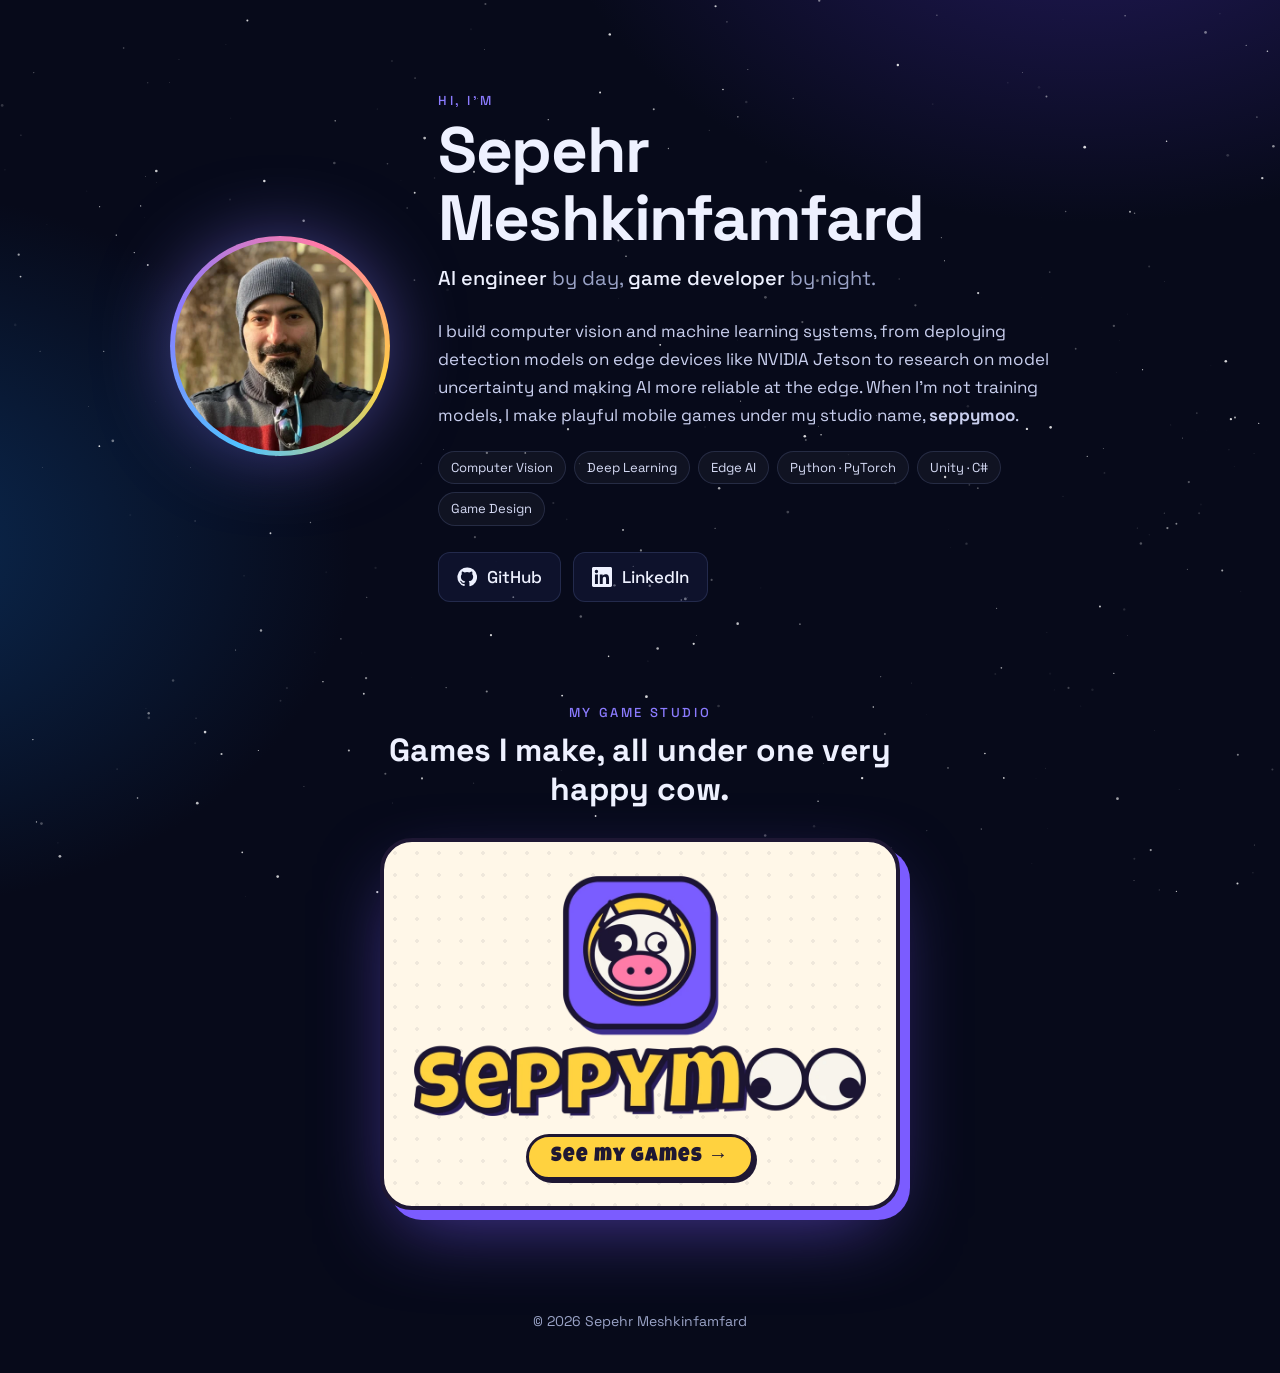
<file: index.html>
<!doctype html>
<html lang="en">
<head>
<meta charset="utf-8">
<meta name="viewport" content="width=device-width, initial-scale=1, viewport-fit=cover">
<title>Sepehr Meshkinfamfard — AI engineer &amp; game developer</title>
<meta name="description" content="Sepehr Meshkinfamfard: AI engineer working on computer vision and edge AI, and the game developer behind seppymoo and Cosmix.">
<meta name="theme-color" content="#070a1a">
<meta property="og:title" content="Sepehr Meshkinfamfard">
<meta property="og:description" content="AI engineer & game developer. Creator of seppymoo and Cosmix.">
<meta property="og:url" content="https://sep-ai.github.io/">
<link rel="icon" type="image/png" href="seppymoo/assets/favicon.png">
<link rel="preconnect" href="https://fonts.googleapis.com">
<link rel="preconnect" href="https://fonts.gstatic.com" crossorigin>
<link href="https://fonts.googleapis.com/css2?family=Space+Grotesk:wght@400;500;700&family=Luckiest+Guy&display=swap" rel="stylesheet">
<style>
:root {
  --bg: #070a1a;
  --ink: #eef1ff;
  --muted: #9aa3c7;
  --line: rgba(160, 180, 255, .15);
  --card: rgba(20, 26, 60, .55);
  --accent: #8b7bff;
  --yellow: #ffd23f;
  color-scheme: dark;
}
* { box-sizing: border-box; }
body {
  margin: 0; color: var(--ink); overflow-x: hidden;
  font: 400 17px/1.65 "Space Grotesk", system-ui, -apple-system, "Segoe UI", sans-serif;
  background: radial-gradient(900px 600px at 85% -10%, #231a5c 0%, transparent 60%),
              radial-gradient(800px 600px at -10% 40%, #0b2a52 0%, transparent 60%), var(--bg);
}
a { color: inherit; }
img { max-width: 100%; display: block; }
#stars { position: fixed; inset: 0; width: 100%; height: 100%; z-index: -1; }
.wrap { width: min(980px, 100%); margin-inline: auto; padding-inline: 20px; }

/* ABOUT */
.about { display: grid; grid-template-columns: auto 1fr; gap: 48px; align-items: center; padding-block: calc(90px + env(safe-area-inset-top, 0px)) 40px; }
.avatar {
  width: 220px; height: 220px; border-radius: 50%; position: relative; flex: none;
  display: grid; place-items: center; overflow: hidden;
  background: conic-gradient(from 200deg, #4fc3ff, var(--accent), #ff7aa8, var(--yellow), #4fc3ff);
  padding: 5px; box-shadow: 0 0 80px -10px rgba(139, 123, 255, .6);
}
.avatar > * { width: 100%; height: 100%; border-radius: 50%; object-fit: cover; }
.avatar .initials { display: grid; place-items: center; background: #0d1233; font: 700 64px/1 "Space Grotesk", sans-serif; letter-spacing: .04em; }
.hello { margin: 0 0 6px; color: var(--accent); font-weight: 500; letter-spacing: .2em; text-transform: uppercase; font-size: 13px; }
h1 { margin: 0; font-size: clamp(38px, 6vw, 64px); line-height: 1.05; letter-spacing: -.02em; }
.role { margin: 10px 0 0; font-size: 20px; color: var(--muted); }
.role b { color: var(--ink); font-weight: 500; }
.bio { margin: 22px 0 0; color: #c9cfee; max-width: 58ch; }
.chips { display: flex; flex-wrap: wrap; gap: 8px; margin: 22px 0 0; padding: 0; list-style: none; }
.chips li { font-size: 13px; padding: 5px 12px; border-radius: 999px; border: 1px solid var(--line); background: rgba(255, 255, 255, .04); color: #d6dbf5; }
.links { display: flex; flex-wrap: wrap; gap: 12px; margin-top: 26px; }
.link {
  display: inline-flex; align-items: center; gap: 10px; padding: 10px 18px; border-radius: 12px;
  border: 1px solid var(--line); background: var(--card); text-decoration: none; font-weight: 500;
  transition: border-color .2s, transform .2s;
}
.link:hover { border-color: rgba(255, 255, 255, .4); transform: translateY(-2px); }
.link svg { width: 20px; height: 20px; fill: currentColor; }

@media (max-width: 760px) {
  .about { grid-template-columns: 1fr; text-align: center; gap: 28px; padding-top: calc(50px + env(safe-area-inset-top, 0px)); }
  .avatar { width: 170px; height: 170px; margin-inline: auto; }
  .bio { margin-inline: auto; }
  .chips, .links { justify-content: center; }
}

/* STUDIO BUTTON */
.studio { padding-block: 60px 40px; text-align: center; }
.studio h2 { margin: 0; font-size: 13px; font-weight: 500; letter-spacing: .2em; text-transform: uppercase; color: var(--accent); }
.studio .lead { margin: 8px auto 30px; font-size: clamp(24px, 3.4vw, 32px); font-weight: 700; max-width: 26ch; line-height: 1.2; }
.moo {
  display: block; width: min(520px, 100%); margin: 0 auto; text-decoration: none; color: #1e1733;
  padding: 34px 30px 26px; border-radius: 32px; background: #fff7e8;
  border: 4px solid #1e1733; box-shadow: 10px 10px 0 #7b5cff, 0 30px 80px -20px rgba(123, 92, 255, .6);
  background-image: radial-gradient(rgba(30, 23, 51, .07) 2px, transparent 2px); background-size: 22px 22px;
  transition: transform .2s cubic-bezier(.2, 1.4, .4, 1), box-shadow .2s;
}
.moo:hover { transform: translate(-4px, -4px) rotate(-1.5deg); box-shadow: 14px 14px 0 #7b5cff, 0 40px 90px -20px rgba(123, 92, 255, .8); }
.moo:active { transform: translate(2px, 2px); box-shadow: 4px 4px 0 #7b5cff; }
.moo img { width: 100%; }
.moo .cta {
  display: inline-block; margin-top: 18px; padding: 10px 22px; border-radius: 999px; border: 3px solid #1e1733;
  background: #ffd23f; font: 400 20px/1 "Luckiest Guy", sans-serif; letter-spacing: .05em; box-shadow: 3px 3px 0 #1e1733;
}

footer { text-align: center; color: var(--muted); font-size: 14px; padding: 60px 20px calc(40px + env(safe-area-inset-bottom, 0px)); }
@media (prefers-reduced-motion: reduce) { * { transition: none !important; } }
</style>
</head>
<body>
<canvas id="stars" aria-hidden="true"></canvas>

<main class="wrap">
  <section class="about">
    <div class="avatar">
      <img src="assets/me.webp" alt="Sepehr Meshkinfamfard" width="480" height="480">
    </div>
    <div>
      <p class="hello">Hi, I'm</p>
      <h1>Sepehr Meshkinfamfard</h1>
      <p class="role"><b>AI engineer</b> by day, <b>game developer</b> by night.</p>
      <p class="bio">I build computer vision and machine learning systems, from deploying detection models on edge devices like NVIDIA Jetson to research on model uncertainty and making AI more reliable at the edge. When I'm not training models, I make playful mobile games under my studio name, <b>seppymoo</b>.</p>
      <ul class="chips">
        <li>Computer Vision</li><li>Deep Learning</li><li>Edge AI</li><li>Python · PyTorch</li><li>Unity · C#</li><li>Game Design</li>
      </ul>
      <div class="links">
        <a class="link" href="https://github.com/Sep-AI">
          <svg viewBox="0 0 24 24" aria-hidden="true"><path d="M12 .5a11.5 11.5 0 0 0-3.64 22.41c.58.1.79-.25.79-.56v-2c-3.2.7-3.88-1.37-3.88-1.37-.52-1.33-1.28-1.69-1.28-1.69-1.05-.72.08-.7.08-.7 1.16.08 1.77 1.19 1.77 1.19 1.03 1.77 2.7 1.26 3.36.96.1-.75.4-1.26.73-1.55-2.56-.29-5.25-1.28-5.25-5.7 0-1.26.45-2.29 1.19-3.1-.12-.29-.52-1.46.11-3.05 0 0 .97-.31 3.17 1.18a11 11 0 0 1 5.77 0c2.2-1.49 3.17-1.18 3.17-1.18.63 1.59.23 2.76.11 3.05.74.81 1.19 1.84 1.19 3.1 0 4.43-2.7 5.4-5.27 5.69.41.36.78 1.06.78 2.14v3.17c0 .31.21.67.8.56A11.5 11.5 0 0 0 12 .5z"/></svg>
          GitHub
        </a>
        <a class="link" href="https://www.linkedin.com/in/sepehr-meshkinfamfard-747918107/">
          <svg viewBox="0 0 24 24" aria-hidden="true"><path d="M20.45 20.45h-3.56v-5.57c0-1.33-.02-3.04-1.85-3.04-1.85 0-2.14 1.45-2.14 2.94v5.67H9.35V9h3.41v1.56h.05c.48-.9 1.64-1.85 3.37-1.85 3.6 0 4.27 2.37 4.27 5.46v6.28zM5.34 7.43a2.06 2.06 0 1 1 0-4.13 2.06 2.06 0 0 1 0 4.13zM7.12 20.45H3.56V9h3.56v11.45zM22.22 0H1.77C.79 0 0 .77 0 1.73v20.54C0 23.23.79 24 1.77 24h20.45c.98 0 1.78-.77 1.78-1.73V1.73C24 .77 23.2 0 22.22 0z"/></svg>
          LinkedIn
        </a>
      </div>
    </div>
  </section>

  <section class="studio">
    <h2>My game studio</h2>
    <p class="lead">Games I make, all under one very happy cow.</p>
    <a class="moo" href="seppymoo/" aria-label="Open seppymoo, my game studio">
      <img src="assets/seppymoo-logo.webp" alt="seppymoo">
      <span class="cta">See my games →</span>
    </a>
  </section>
</main>

<footer>© 2026 Sepehr Meshkinfamfard</footer>

<script>
(() => {
  const c = document.getElementById("stars"), x = c.getContext("2d");
  const still = matchMedia("(prefers-reduced-motion: reduce)").matches;
  let s = [], w, h;
  function size() {
    const d = Math.min(devicePixelRatio || 1, 2);
    w = innerWidth; h = innerHeight; c.width = w * d; c.height = h * d; x.setTransform(d, 0, 0, d, 0, 0);
    s = Array.from({ length: Math.round(w * h / 3200) }, () => ({ x: Math.random() * w, y: Math.random() * h, r: Math.random() * 1.2 + .2, t: Math.random() * 6, v: Math.random() * .02 + .004 }));
  }
  function draw() {
    x.clearRect(0, 0, w, h);
    for (const p of s) { p.t += p.v; x.globalAlpha = .45 + Math.sin(p.t) * .4; x.fillStyle = "#fff"; x.beginPath(); x.arc(p.x, p.y, p.r, 0, 7); x.fill(); }
    if (!still) requestAnimationFrame(draw);
  }
  addEventListener("resize", () => { size(); if (still) draw(); });
  size(); draw();
})();
</script>
</body>
</html>
</file>
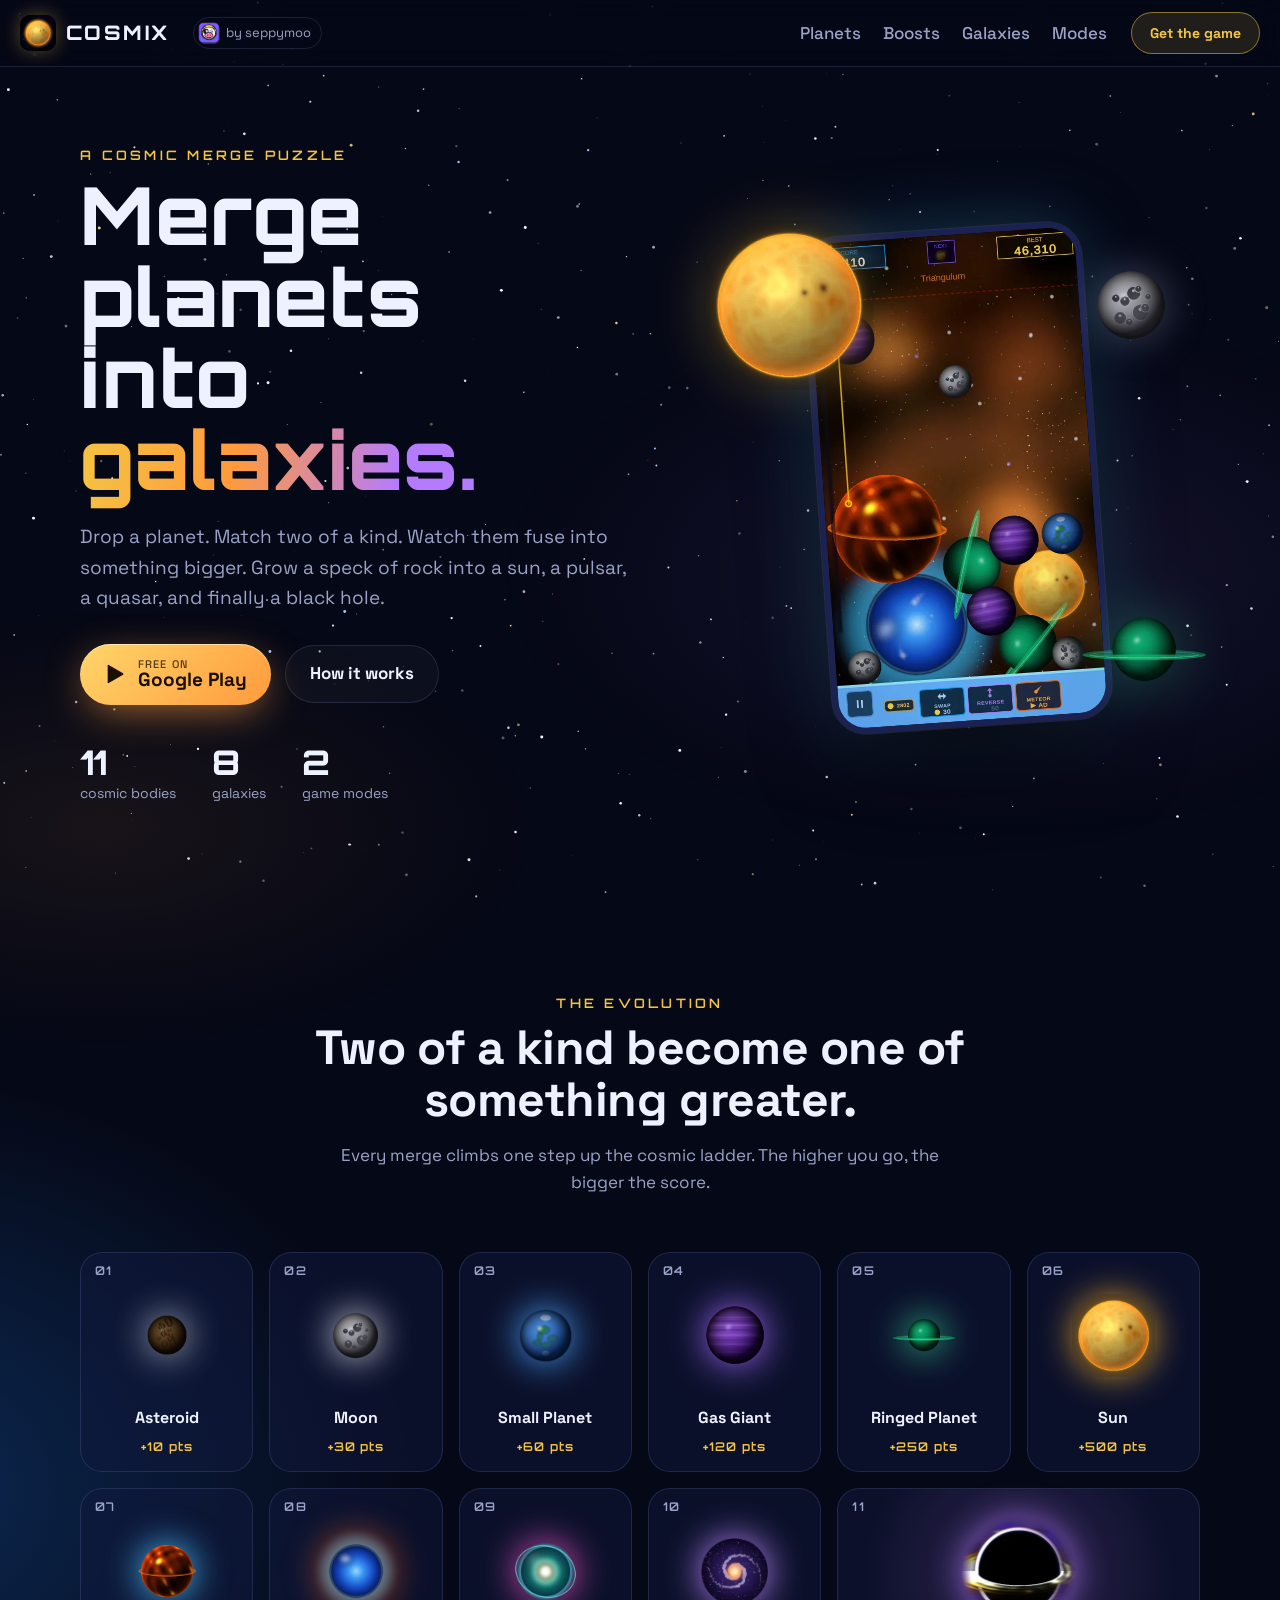
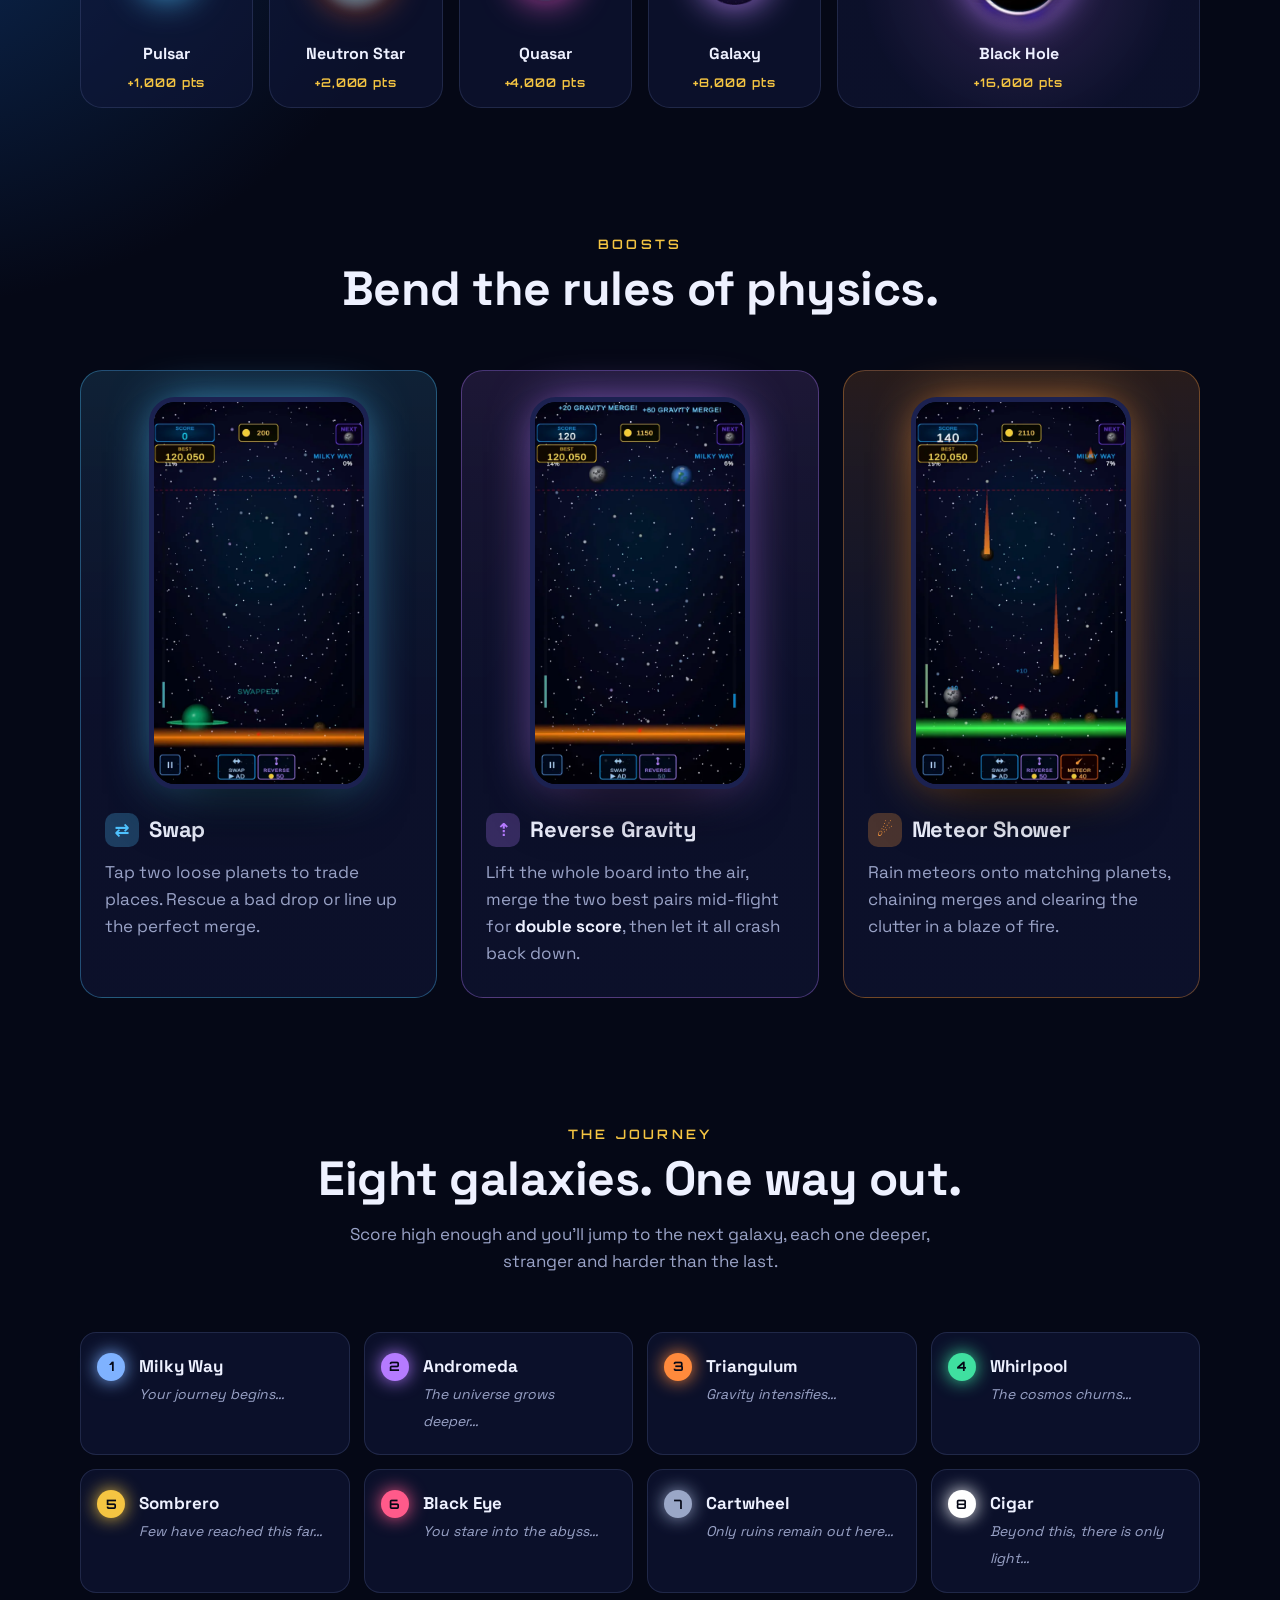
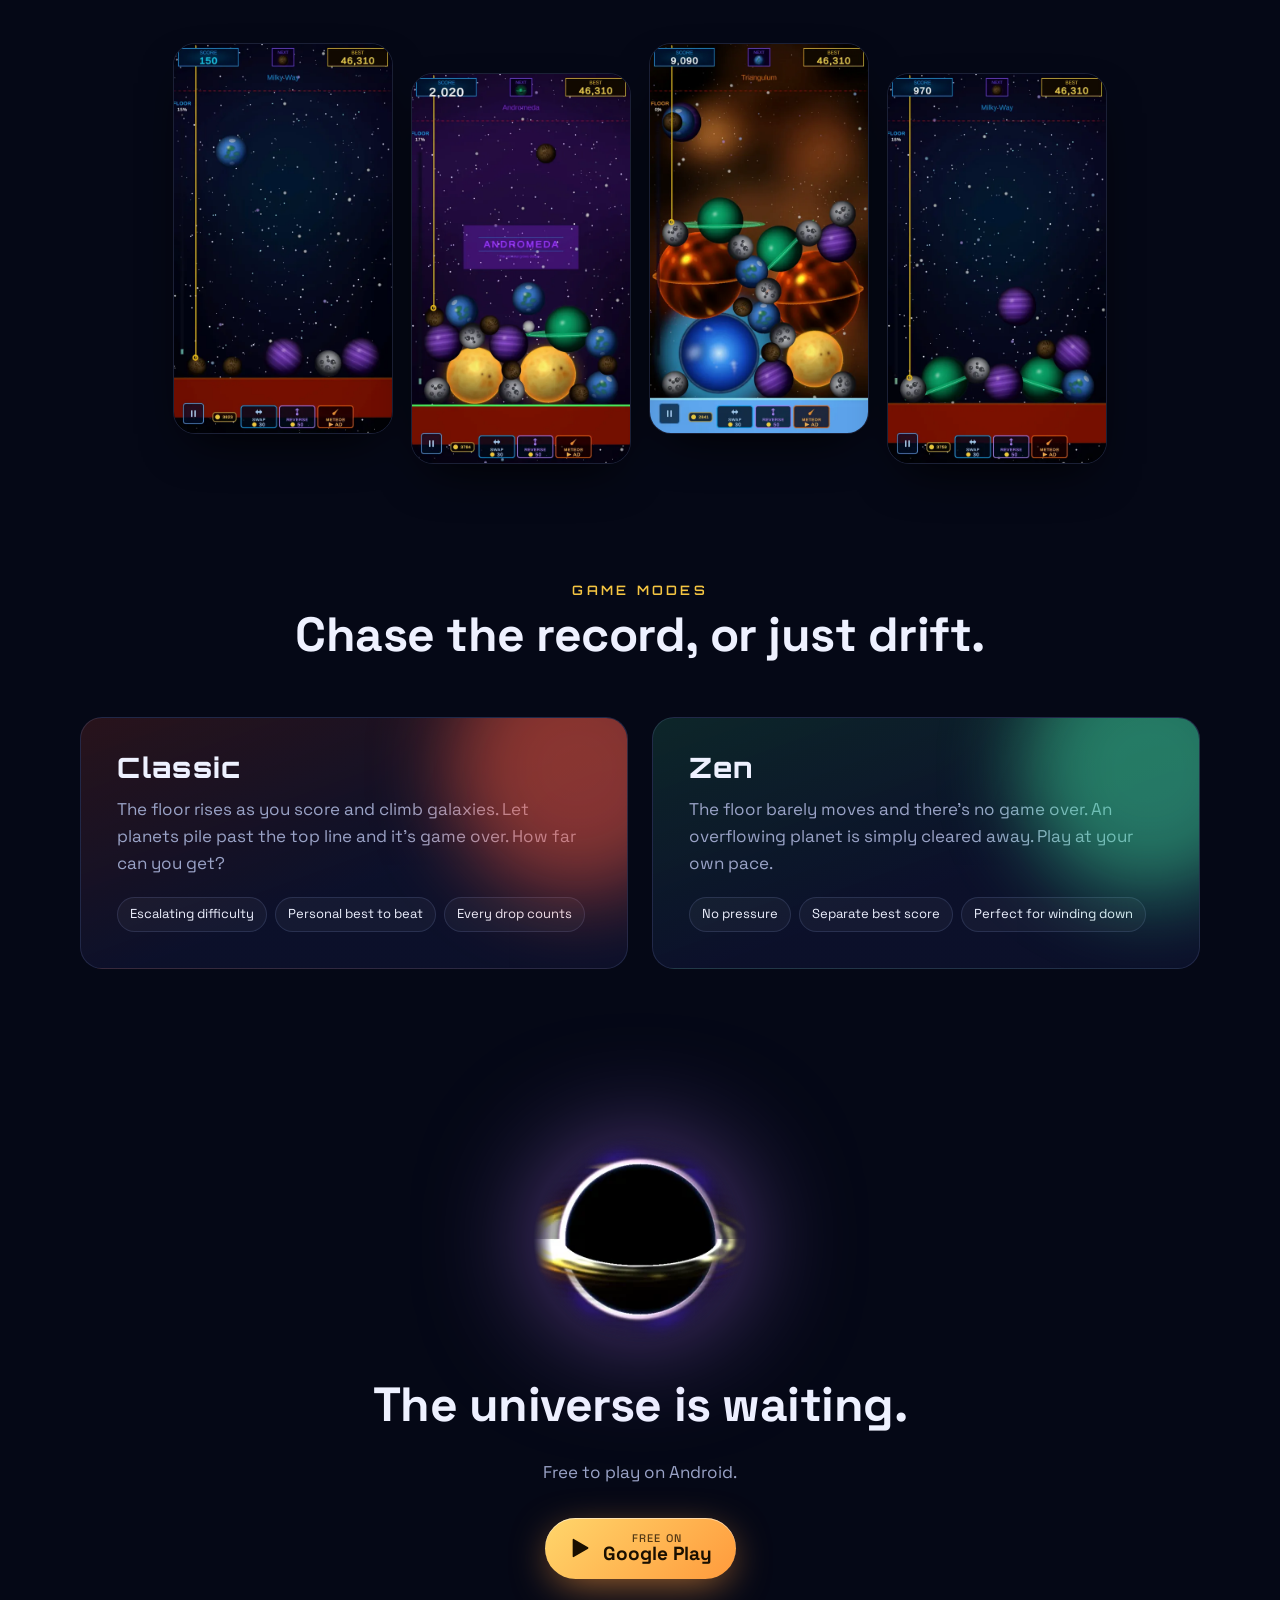
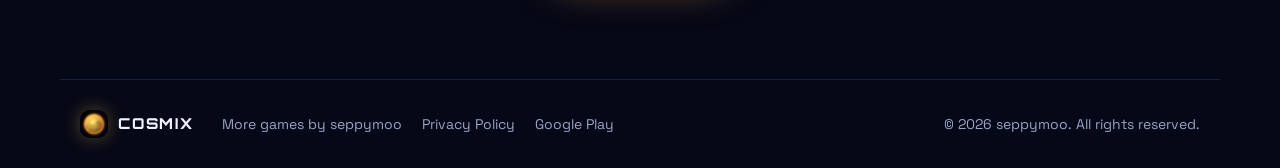
<file: cosmix/index.html>
<!doctype html>
<html lang="en">
<head>
<meta charset="utf-8">
<meta name="viewport" content="width=device-width, initial-scale=1, viewport-fit=cover">
<title>Cosmix: Planet Merge — merge planets into galaxies</title>
<meta name="description" content="Cosmix: Planet Merge is a cosmic merge puzzle. Drop planets, match them, and grow asteroids into stars, quasars and black holes across eight galaxies. Free on Google Play.">
<meta name="theme-color" content="#050816">
<meta property="og:type" content="website">
<meta property="og:title" content="Cosmix: Planet Merge">
<meta property="og:description" content="Drop, match and merge your way from a tiny asteroid to a black hole. Free on Google Play.">
<meta property="og:image" content="https://sep-ai.github.io/cosmix/assets/og.jpg">
<meta property="og:url" content="https://sep-ai.github.io/cosmix/">
<meta name="twitter:card" content="summary_large_image">
<link rel="icon" type="image/png" href="assets/favicon.png">
<link rel="apple-touch-icon" href="assets/apple-touch-icon.png">
<link rel="preconnect" href="https://fonts.googleapis.com">
<link rel="preconnect" href="https://fonts.gstatic.com" crossorigin>
<link href="https://fonts.googleapis.com/css2?family=Orbitron:wght@600;800&family=Space+Grotesk:wght@400;500;700&display=swap" rel="stylesheet">
<link rel="stylesheet" href="style.css">
</head>
<body>
<canvas id="stars" aria-hidden="true"></canvas>
<div class="nebula" aria-hidden="true"></div>

<header class="nav">
  <a class="brand" href="#top"><img src="assets/icon.png" alt="" width="36" height="36"><span>COSMIX</span></a>
  <a class="by" href="../seppymoo/"><img src="../seppymoo/assets/cow.webp" alt="" width="22" height="22">by seppymoo</a>
  <nav>
    <a href="#planets">Planets</a>
    <a href="#boosts">Boosts</a>
    <a href="#galaxies">Galaxies</a>
    <a href="#modes">Modes</a>
  </nav>
  <a class="btn btn-sm" href="https://play.google.com/store/apps/details?id=com.sepai.cosmix&amp;referrer=utm_source%3Dwebsite%26utm_medium%3Dreferral%26utm_campaign%3Dsite">Get the game</a>
</header>

<main id="top">
  <!-- HERO -->
  <section class="hero wrap">
    <div class="hero-copy">
      <p class="eyebrow">A cosmic merge puzzle</p>
      <h1>Merge planets<br>into <span class="grad">galaxies.</span></h1>
      <p class="lede">Drop a planet. Match two of a kind. Watch them fuse into something bigger. Grow a speck of rock into a sun, a pulsar, a quasar, and finally a black hole.</p>
      <div class="cta-row">
        <a class="btn play" href="https://play.google.com/store/apps/details?id=com.sepai.cosmix&amp;referrer=utm_source%3Dwebsite%26utm_medium%3Dreferral%26utm_campaign%3Dsite">
          <svg viewBox="0 0 24 24" width="22" height="22" aria-hidden="true"><path fill="currentColor" d="M4 2.8v18.4c0 .6.7 1 1.2.7l15.6-9.2c.5-.3.5-1.1 0-1.4L5.2 2.1C4.7 1.8 4 2.2 4 2.8z"/></svg>
          <span><small>Free on</small>Google Play</span>
        </a>
        <a class="btn ghost" href="#planets">How it works</a>
      </div>
      <ul class="stats">
        <li><b>11</b><span>cosmic bodies</span></li>
        <li><b>8</b><span>galaxies</span></li>
        <li><b>2</b><span>game modes</span></li>
      </ul>
    </div>
    <div class="hero-art">
      <div class="orbit o1"><img src="assets/planets/sun.webp" alt=""></div>
      <div class="orbit o2"><img src="assets/planets/ringed_planet.webp" alt=""></div>
      <div class="orbit o3"><img src="assets/planets/moon.webp" alt=""></div>
      <div class="phone tilt"><img src="assets/shots/gp5.webp" alt="Cosmix gameplay in the Triangulum galaxy" width="540" height="960"></div>
    </div>
  </section>

  <!-- PLANET LADDER -->
  <section id="planets" class="wrap section">
    <p class="eyebrow">The evolution</p>
    <h2>Two of a kind become one of something greater.</h2>
    <p class="sub">Every merge climbs one step up the cosmic ladder. The higher you go, the bigger the score.</p>
    <ol class="ladder" id="ladder"></ol>
  </section>

  <!-- BOOSTS -->
  <section id="boosts" class="wrap section">
    <p class="eyebrow">Boosts</p>
    <h2>Bend the rules of physics.</h2>
    <div class="boosts">
      <article class="boost" style="--c:#4fc3ff">
        <div class="phone small"><img src="assets/shots/swap.webp" alt="Swap boost" loading="lazy" width="540" height="960"></div>
        <h3><span class="ico">⇄</span> Swap</h3>
        <p>Tap two loose planets to trade places. Rescue a bad drop or line up the perfect merge.</p>
      </article>
      <article class="boost" style="--c:#b57bff">
        <div class="phone small"><img src="assets/shots/reverse.webp" alt="Reverse Gravity boost" loading="lazy" width="540" height="960"></div>
        <h3><span class="ico">⇡</span> Reverse Gravity</h3>
        <p>Lift the whole board into the air, merge the two best pairs mid-flight for <b>double score</b>, then let it all crash back down.</p>
      </article>
      <article class="boost" style="--c:#ff9a3c">
        <div class="phone small"><img src="assets/shots/meteor.webp" alt="Meteor Shower boost" loading="lazy" width="540" height="960"></div>
        <h3><span class="ico">☄</span> Meteor Shower</h3>
        <p>Rain meteors onto matching planets, chaining merges and clearing the clutter in a blaze of fire.</p>
      </article>
    </div>
  </section>

  <!-- GALAXIES -->
  <section id="galaxies" class="wrap section">
    <p class="eyebrow">The journey</p>
    <h2>Eight galaxies. One way out.</h2>
    <p class="sub">Score high enough and you'll jump to the next galaxy, each one deeper, stranger and harder than the last.</p>
    <ol class="journey">
      <li style="--g:#7fb2ff"><b>Milky Way</b><span>Your journey begins…</span></li>
      <li style="--g:#b57bff"><b>Andromeda</b><span>The universe grows deeper…</span></li>
      <li style="--g:#ff8a3c"><b>Triangulum</b><span>Gravity intensifies…</span></li>
      <li style="--g:#3fe0a0"><b>Whirlpool</b><span>The cosmos churns…</span></li>
      <li style="--g:#f5c542"><b>Sombrero</b><span>Few have reached this far…</span></li>
      <li style="--g:#ff5a8a"><b>Black Eye</b><span>You stare into the abyss…</span></li>
      <li style="--g:#9aa7c7"><b>Cartwheel</b><span>Only ruins remain out here…</span></li>
      <li style="--g:#ffffff"><b>Cigar</b><span>Beyond this, there is only light…</span></li>
    </ol>
    <div class="gallery" aria-label="Screenshots">
      <img src="assets/shots/gp1.webp" alt="Milky Way" loading="lazy">
      <img src="assets/shots/gp3.webp" alt="Andromeda" loading="lazy">
      <img src="assets/shots/gp6.webp" alt="Triangulum" loading="lazy">
      <img src="assets/shots/gp2.webp" alt="Milky Way" loading="lazy">
    </div>
  </section>

  <!-- MODES -->
  <section id="modes" class="wrap section">
    <p class="eyebrow">Game modes</p>
    <h2>Chase the record, or just drift.</h2>
    <div class="modes">
      <article class="mode classic">
        <h3>Classic</h3>
        <p>The floor rises as you score and climb galaxies. Let planets pile past the top line and it's game over. How far can you get?</p>
        <ul><li>Escalating difficulty</li><li>Personal best to beat</li><li>Every drop counts</li></ul>
      </article>
      <article class="mode zen">
        <h3>Zen</h3>
        <p>The floor barely moves and there's no game over. An overflowing planet is simply cleared away. Play at your own pace.</p>
        <ul><li>No pressure</li><li>Separate best score</li><li>Perfect for winding down</li></ul>
      </article>
    </div>
  </section>

  <!-- FINAL CTA -->
  <section class="wrap final">
    <img class="final-hole" src="assets/planets/black_hole.webp" alt="" loading="lazy">
    <h2>The universe is waiting.</h2>
    <p class="sub">Free to play on Android.</p>
    <a class="btn play" href="https://play.google.com/store/apps/details?id=com.sepai.cosmix&amp;referrer=utm_source%3Dwebsite%26utm_medium%3Dreferral%26utm_campaign%3Dsite">
      <svg viewBox="0 0 24 24" width="22" height="22" aria-hidden="true"><path fill="currentColor" d="M4 2.8v18.4c0 .6.7 1 1.2.7l15.6-9.2c.5-.3.5-1.1 0-1.4L5.2 2.1C4.7 1.8 4 2.2 4 2.8z"/></svg>
      <span><small>Free on</small>Google Play</span>
    </a>
  </section>
</main>

<footer class="wrap footer">
  <div class="brand"><img src="assets/icon.png" alt="" width="28" height="28"><span>COSMIX</span></div>
  <nav><a href="../seppymoo/">More games by seppymoo</a><a href="privacy.html">Privacy Policy</a><a href="https://play.google.com/store/apps/details?id=com.sepai.cosmix&amp;referrer=utm_source%3Dwebsite%26utm_medium%3Dreferral%26utm_campaign%3Dsite">Google Play</a></nav>
  <p>© 2026 <a href="../seppymoo/">seppymoo</a>. All rights reserved.</p>
</footer>

<script src="main.js"></script>
</body>
</html>
</file>
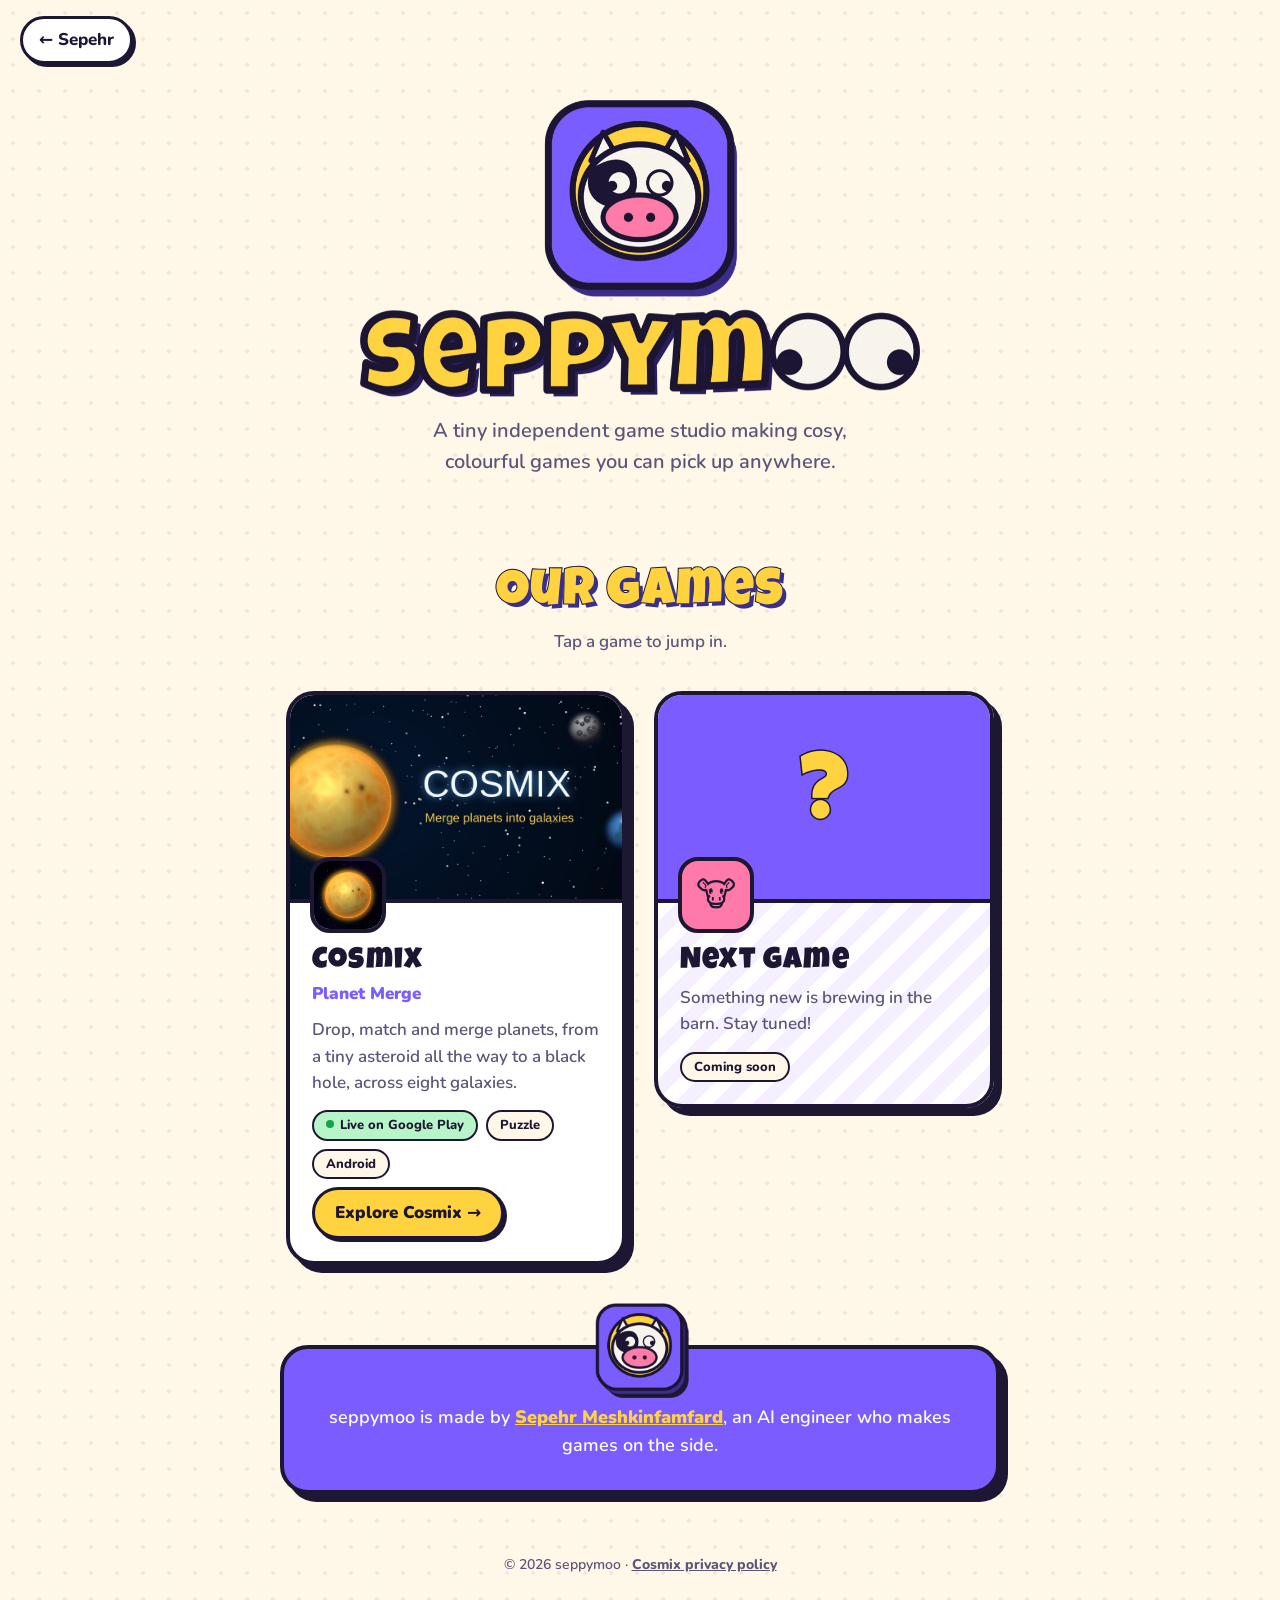
<file: seppymoo/index.html>
<!doctype html>
<html lang="en">
<head>
<meta charset="utf-8">
<meta name="viewport" content="width=device-width, initial-scale=1, viewport-fit=cover">
<title>seppymoo — tiny game studio</title>
<meta name="description" content="seppymoo is a tiny independent game studio making cosy, colourful mobile games. Home of Cosmix.">
<meta name="theme-color" content="#7b5cff">
<meta property="og:title" content="seppymoo — tiny game studio">
<meta property="og:description" content="Cosy, colourful mobile games. Home of Cosmix.">
<meta property="og:image" content="https://sep-ai.github.io/seppymoo/assets/logo.webp">
<link rel="icon" type="image/png" href="assets/favicon.png">
<link rel="preconnect" href="https://fonts.googleapis.com">
<link rel="preconnect" href="https://fonts.gstatic.com" crossorigin>
<link href="https://fonts.googleapis.com/css2?family=Luckiest+Guy&family=Nunito:wght@600;800;900&display=swap" rel="stylesheet">
<style>
:root {
  --cream: #fff7e8;
  --ink: #1e1733;
  --purple: #7b5cff;
  --purple-d: #3b2f8c;
  --yellow: #ffd23f;
  --pink: #ff7aa8;
  --muted: #5d5578;
}
* { box-sizing: border-box; }
body {
  margin: 0; background: var(--cream); color: var(--ink);
  font: 600 17px/1.55 "Nunito", system-ui, sans-serif;
  background-image: radial-gradient(rgba(30, 23, 51, .07) 2px, transparent 2px);
  background-size: 26px 26px;
  overflow-x: hidden;
}
a { color: inherit; }
img { max-width: 100%; display: block; }
.wrap { width: min(1080px, 100%); margin-inline: auto; padding-inline: 20px; }

.top { display: flex; align-items: center; justify-content: space-between; padding: calc(16px + env(safe-area-inset-top, 0px)) 20px 16px; }
.back {
  display: inline-flex; align-items: center; gap: 8px; text-decoration: none; font-weight: 800;
  padding: 8px 16px; border: 3px solid var(--ink); border-radius: 999px; background: #fff;
  box-shadow: 3px 3px 0 var(--ink); transition: transform .15s, box-shadow .15s;
}
.back:hover { transform: translate(-2px, -2px); box-shadow: 5px 5px 0 var(--ink); }

.hero { text-align: center; padding-block: 20px 30px; }
.hero .logo { width: min(560px, 92%); margin: 0 auto; animation: pop .8s cubic-bezier(.2, 1.6, .4, 1) both; }
@keyframes pop { from { transform: scale(.6) rotate(-6deg); opacity: 0; } }
.hero p { max-width: 36ch; margin: 18px auto 0; font-size: 20px; color: var(--muted); }

h2 {
  font: 400 clamp(34px, 6vw, 52px)/1 "Luckiest Guy", "Nunito", sans-serif; letter-spacing: .02em;
  color: var(--yellow); -webkit-text-stroke: 2px var(--ink); paint-order: stroke fill;
  text-shadow: 4px 4px 0 var(--purple-d); text-align: center; margin: 60px 0 10px;
}
.hint { text-align: center; color: var(--muted); margin: 0 0 36px; }

.games { list-style: none; padding: 0; margin: 0; display: grid; grid-template-columns: repeat(auto-fit, minmax(280px, 340px)); justify-content: center; gap: 28px; }
.game {
  position: relative; display: flex; flex-direction: column; text-decoration: none;
  border: 4px solid var(--ink); border-radius: 28px; overflow: hidden; background: #fff;
  box-shadow: 8px 8px 0 var(--ink); transition: transform .18s, box-shadow .18s;
}
a.game:hover { transform: translate(-4px, -4px) rotate(-1deg); box-shadow: 12px 12px 0 var(--ink); }
.game .cover { position: relative; aspect-ratio: 16 / 10; background: #050816 url(../cosmix/assets/og.jpg) center / cover; border-bottom: 4px solid var(--ink); }
.game .icon { position: absolute; left: 20px; bottom: -34px; width: 76px; height: 76px; border-radius: 20px; border: 4px solid var(--ink); background: #000; overflow: hidden; }
.game .body { padding: 44px 22px 22px; display: flex; flex-direction: column; gap: 8px; flex: 1; }
.game h3 { margin: 0; font: 400 30px/1 "Luckiest Guy", sans-serif; letter-spacing: .04em; }
.game .sub-title { margin: -4px 0 2px; font-weight: 900; color: var(--purple); }
.game p { margin: 0; color: var(--muted); }
.tags { display: flex; flex-wrap: wrap; gap: 8px; margin-top: 6px; }
.tag { font-size: 13px; font-weight: 800; padding: 3px 12px; border-radius: 999px; border: 2px solid var(--ink); background: var(--cream); }
.tag.live { background: #b7f5c8; }
.tag.live::before { content: ""; display: inline-block; width: 8px; height: 8px; border-radius: 50%; background: #11a44a; margin-right: 6px; animation: blink 1.6s infinite; vertical-align: 1px; }
@keyframes blink { 50% { opacity: .3; } }
.go {
  margin-top: auto; align-self: flex-start; padding: 10px 20px; border-radius: 999px; border: 3px solid var(--ink);
  background: var(--yellow); font-weight: 900; box-shadow: 3px 3px 0 var(--ink);
}
.soon { background: repeating-linear-gradient(-45deg, #fff, #fff 14px, #f6efff 14px, #f6efff 28px); }
.soon .cover { background: var(--purple); display: grid; place-items: center; }
.soon .cover span { font: 400 90px/1 "Luckiest Guy", sans-serif; color: var(--yellow); -webkit-text-stroke: 3px var(--ink); paint-order: stroke fill; animation: wobble 2.4s ease-in-out infinite; }
@keyframes wobble { 50% { transform: rotate(10deg) scale(1.1); } }
.soon .icon { background: var(--pink); display: grid; place-items: center; font-size: 34px; }

.about { margin: 80px auto 0; max-width: 720px; text-align: center; padding: 30px; border: 4px solid var(--ink); border-radius: 28px; background: var(--purple); color: #fff; box-shadow: 8px 8px 0 var(--ink); }
.about img { width: 90px; margin: -76px auto 10px; filter: drop-shadow(4px 4px 0 var(--ink)); }
.about p { margin: 0; font-size: 18px; }
.about a { color: var(--yellow); font-weight: 900; }

footer { text-align: center; color: var(--muted); font-size: 14px; padding: 60px 20px calc(40px + env(safe-area-inset-bottom, 0px)); }
footer a { font-weight: 800; }

@media (max-width: 420px) { .games { grid-template-columns: 1fr; } }
@media (prefers-reduced-motion: reduce) { * { animation: none !important; transition: none !important; } }
</style>
</head>
<body>
<header class="top">
  <a class="back" href="../">← Sepehr</a>
</header>

<main class="wrap">
  <section class="hero">
    <img class="logo" src="assets/logo.webp" alt="seppymoo">
    <p>A tiny independent game studio making cosy, colourful games you can pick up anywhere.</p>
  </section>

  <h2>Our games</h2>
  <p class="hint">Tap a game to jump in.</p>

  <ul class="games">
    <li>
      <a class="game" href="../cosmix/">
        <div class="cover"><img class="icon" src="../cosmix/assets/icon.png" alt="" width="76" height="76"></div>
        <div class="body">
          <h3>Cosmix</h3>
          <p class="sub-title">Planet Merge</p>
          <p>Drop, match and merge planets, from a tiny asteroid all the way to a black hole, across eight galaxies.</p>
          <div class="tags"><span class="tag live">Live on Google Play</span><span class="tag">Puzzle</span><span class="tag">Android</span></div>
          <span class="go">Explore Cosmix →</span>
        </div>
      </a>
    </li>
    <li>
      <div class="game soon" aria-label="Next game, coming soon">
        <div class="cover"><span>?</span><div class="icon">🐮</div></div>
        <div class="body">
          <h3>Next game</h3>
          <p>Something new is brewing in the barn. Stay tuned!</p>
          <div class="tags"><span class="tag">Coming soon</span></div>
        </div>
      </div>
    </li>
  </ul>

  <section class="about">
    <img src="assets/cow.webp" alt="">
    <p>seppymoo is made by <a href="../">Sepehr Meshkinfamfard</a>, an AI engineer who makes games on the side.</p>
  </section>
</main>

<footer>© 2026 seppymoo · <a href="../cosmix/privacy.html">Cosmix privacy policy</a></footer>
</body>
</html>
</file>
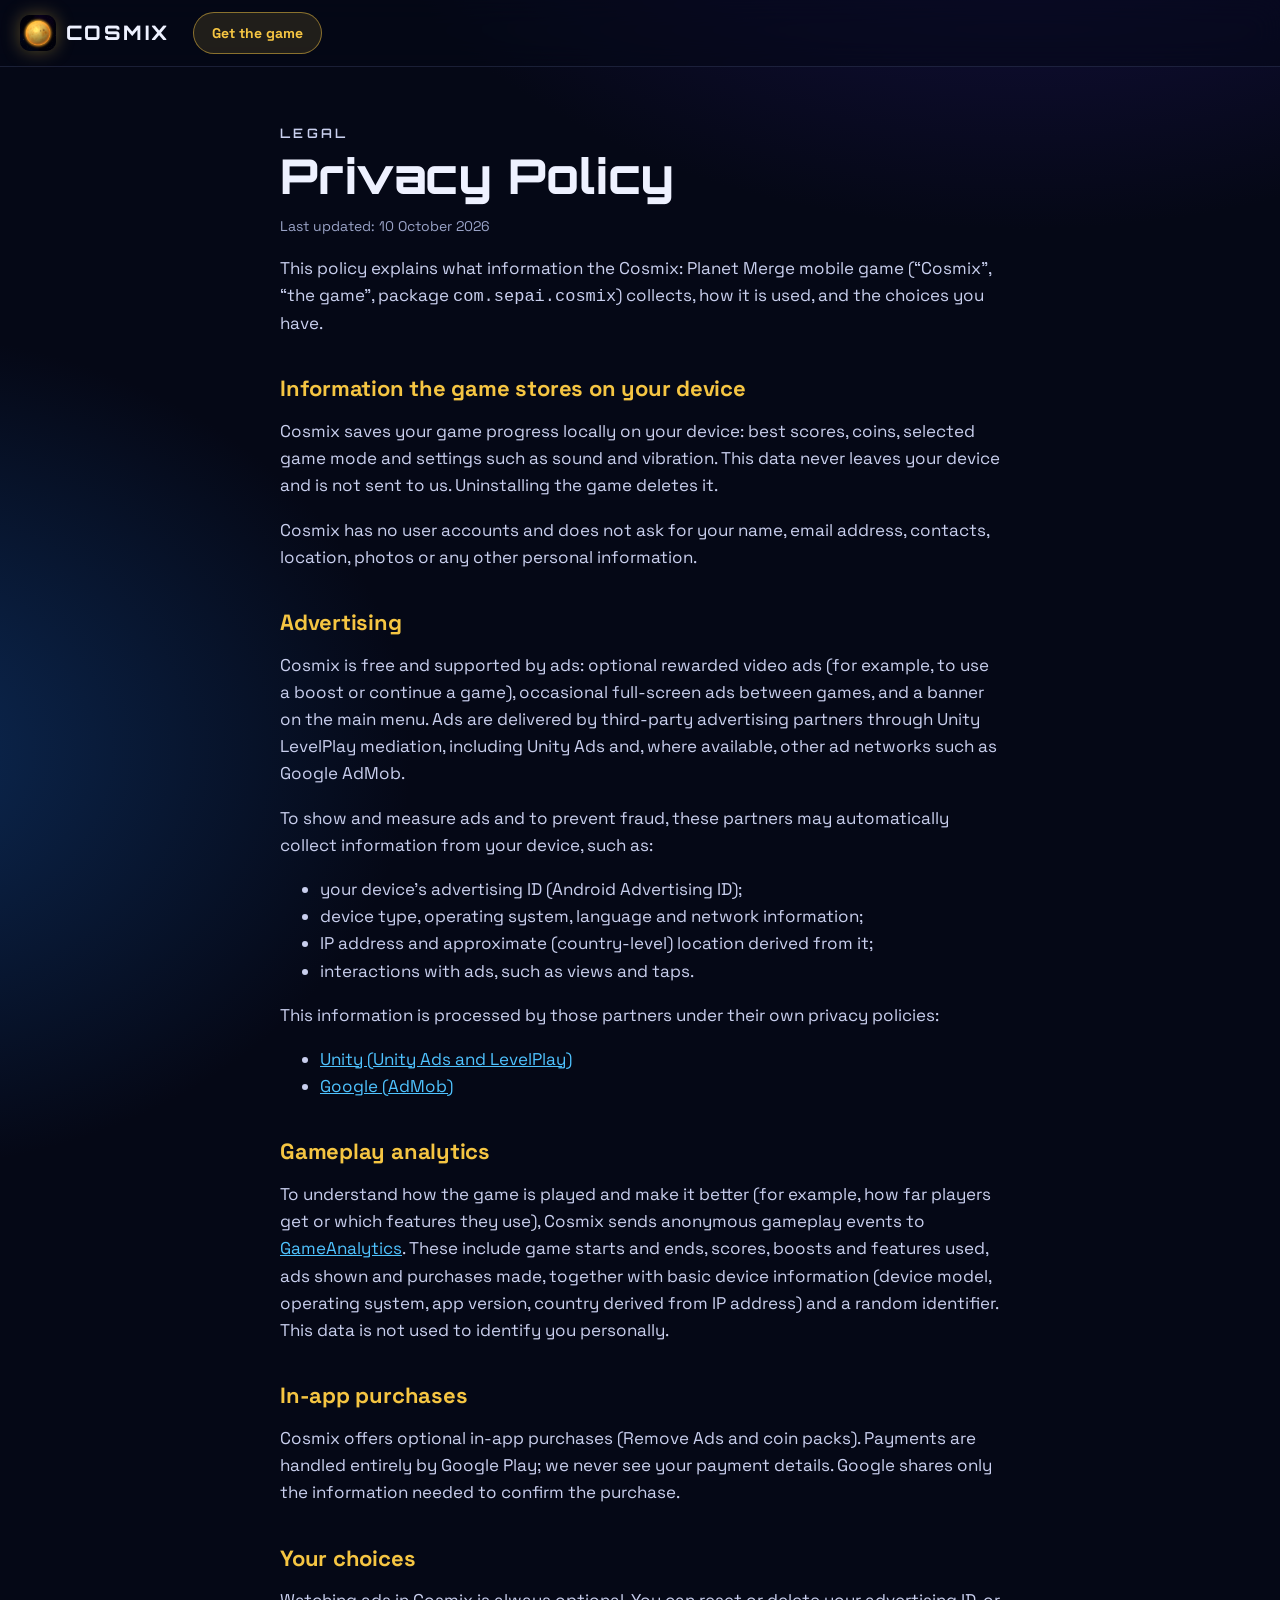
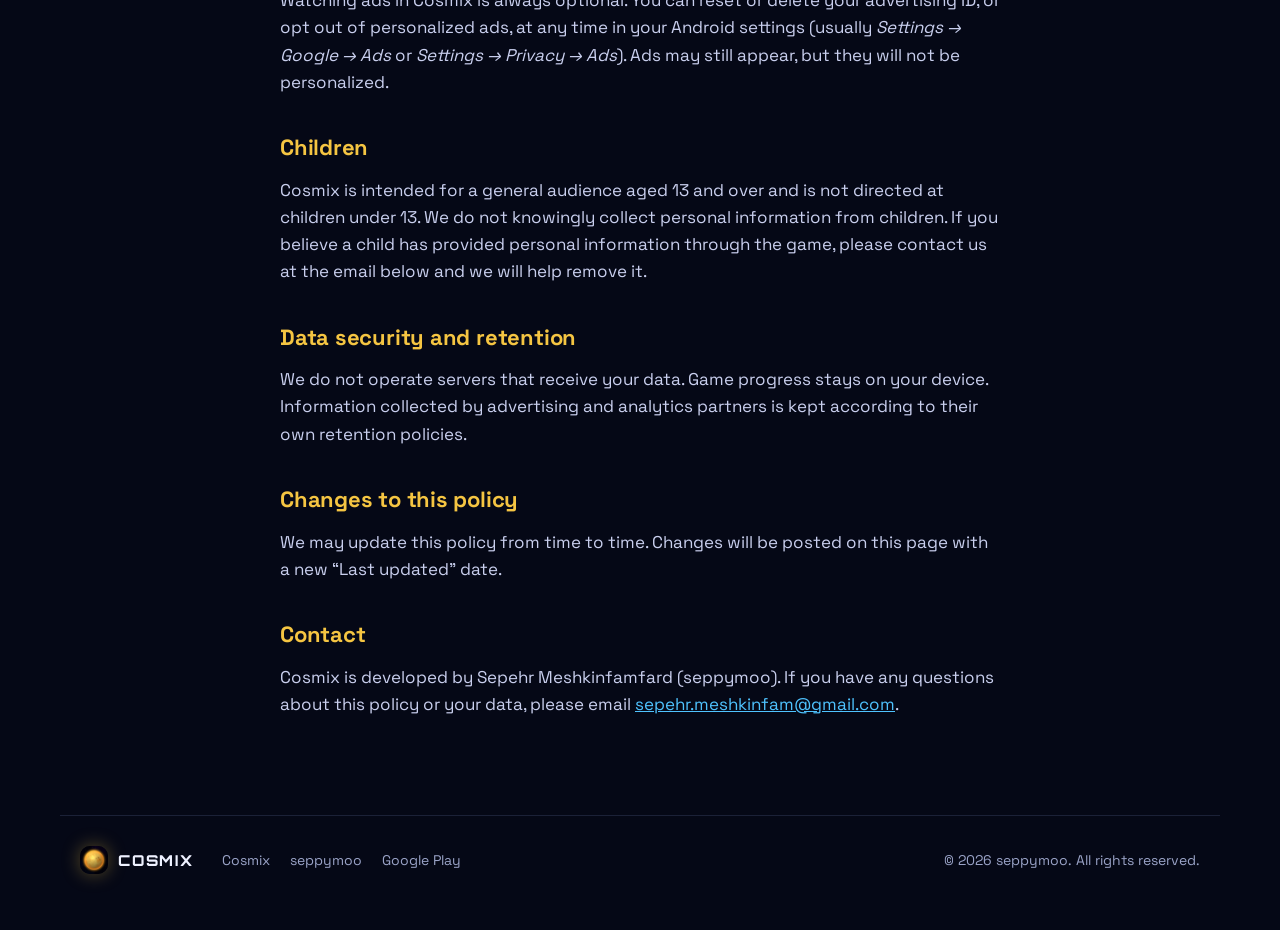
<file: privacy.html>
<!doctype html>
<html lang="en"><head><meta charset="utf-8">
<title>Cosmix Privacy Policy</title>
<meta http-equiv="refresh" content="0; url=cosmix/privacy.html">
<link rel="canonical" href="https://sep-ai.github.io/cosmix/privacy.html">
</head><body><p>The Cosmix privacy policy has moved to <a href="cosmix/privacy.html">sep-ai.github.io/cosmix/privacy.html</a>.</p></body></html>
</file>
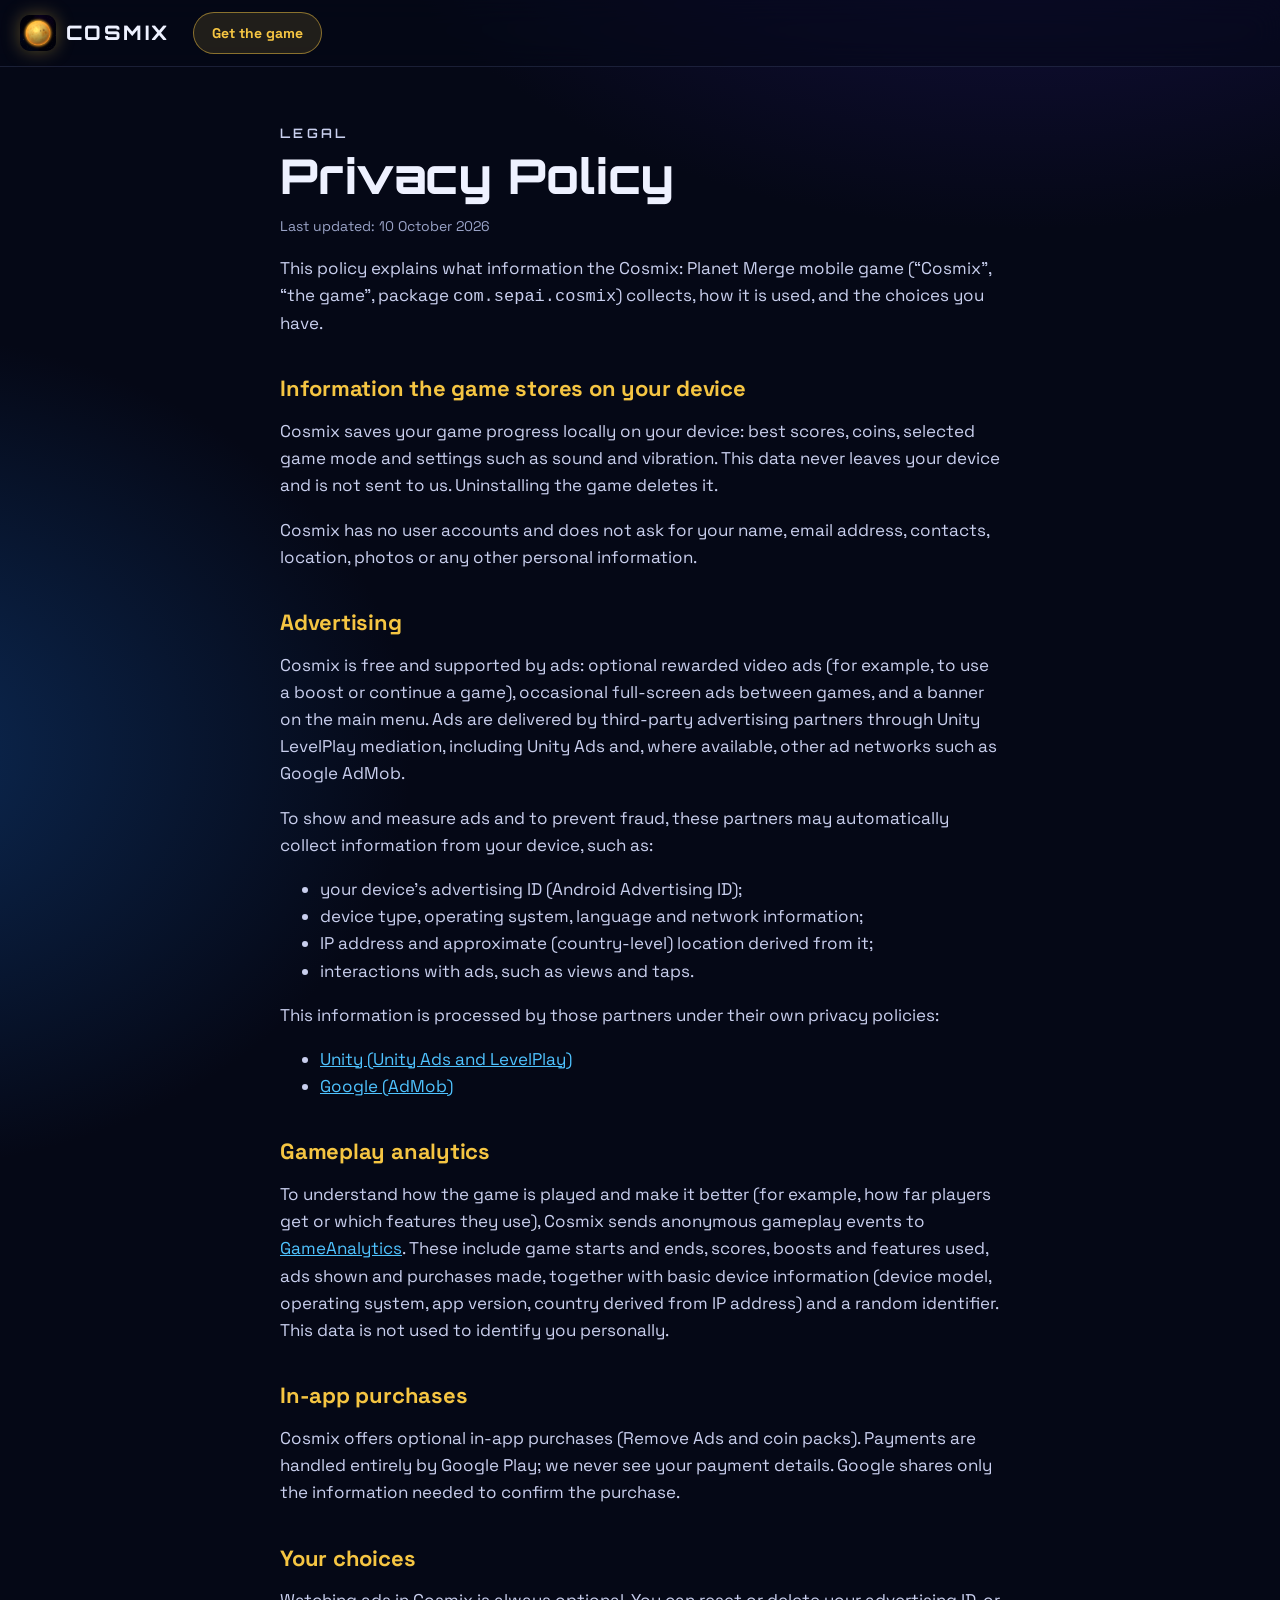
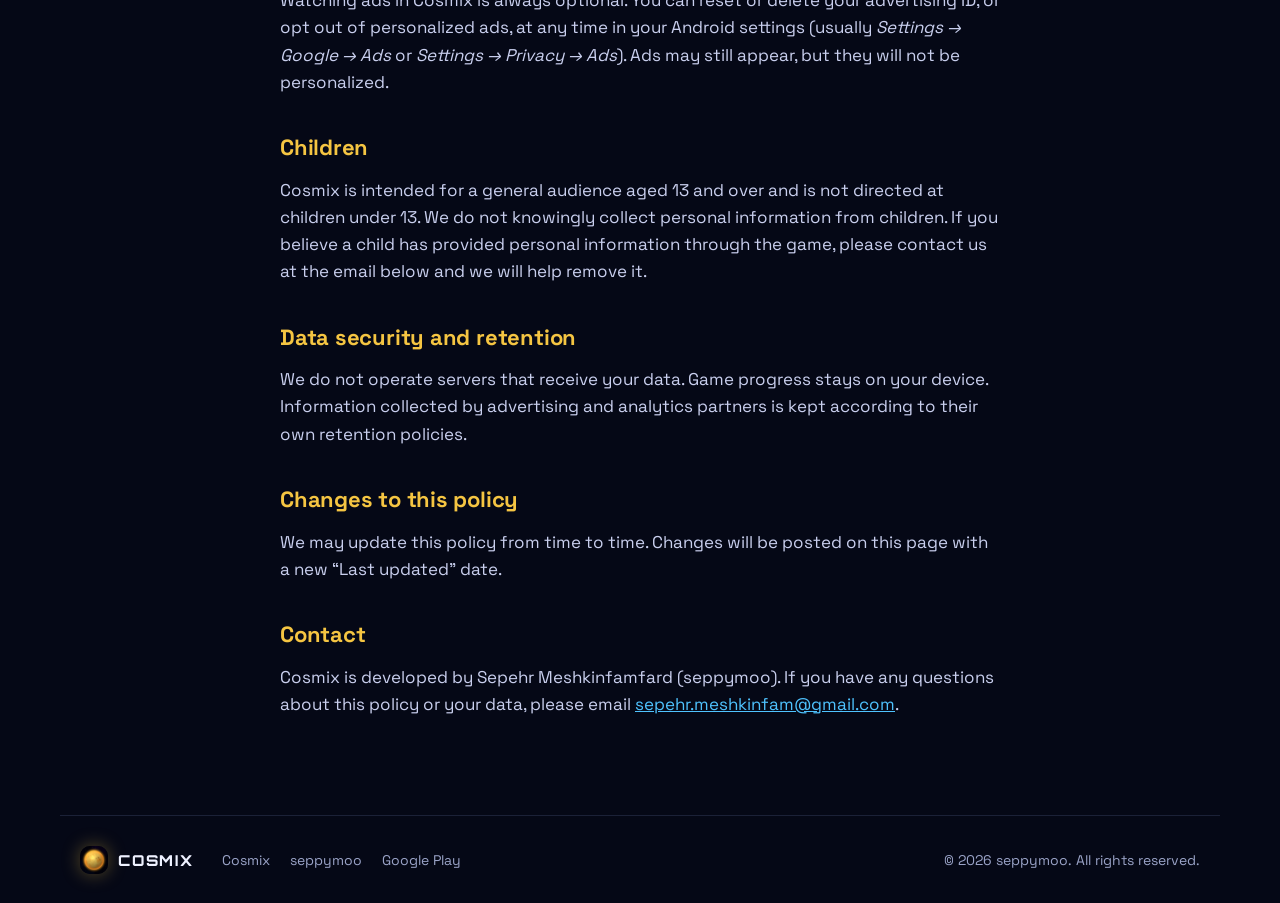
<file: cosmix/privacy.html>
<!doctype html>
<html lang="en">
<head>
<meta charset="utf-8">
<meta name="viewport" content="width=device-width, initial-scale=1, viewport-fit=cover">
<title>Privacy Policy — Cosmix: Planet Merge</title>
<meta name="theme-color" content="#050816">
<link rel="icon" type="image/png" href="assets/favicon.png">
<link rel="preconnect" href="https://fonts.googleapis.com">
<link rel="preconnect" href="https://fonts.gstatic.com" crossorigin>
<link href="https://fonts.googleapis.com/css2?family=Orbitron:wght@600;800&family=Space+Grotesk:wght@400;500;700&display=swap" rel="stylesheet">
<link rel="stylesheet" href="style.css">
</head>
<body>
<header class="nav">
  <a class="brand" href="./"><img src="assets/icon.png" alt="" width="36" height="36"><span>COSMIX</span></a>
  <a class="btn btn-sm" href="https://play.google.com/store/apps/details?id=com.sepai.cosmix&amp;referrer=utm_source%3Dwebsite%26utm_medium%3Dreferral%26utm_campaign%3Dsite">Get the game</a>
</header>

<main class="wrap legal">
  <p class="eyebrow">Legal</p>
  <h1>Privacy Policy</h1>
  <p class="meta">Last updated: 10 October 2026</p>

  <p>This policy explains what information the Cosmix: Planet Merge mobile game (“Cosmix”, “the game”, package <code>com.sepai.cosmix</code>) collects, how it is used, and the choices you have.</p>

  <h2>Information the game stores on your device</h2>
  <p>Cosmix saves your game progress locally on your device: best scores, coins, selected game mode and settings such as sound and vibration. This data never leaves your device and is not sent to us. Uninstalling the game deletes it.</p>
  <p>Cosmix has no user accounts and does not ask for your name, email address, contacts, location, photos or any other personal information.</p>

  <h2>Advertising</h2>
  <p>Cosmix is free and supported by ads: optional rewarded video ads (for example, to use a boost or continue a game), occasional full-screen ads between games, and a banner on the main menu. Ads are delivered by third-party advertising partners through Unity LevelPlay mediation, including Unity Ads and, where available, other ad networks such as Google AdMob.</p>
  <p>To show and measure ads and to prevent fraud, these partners may automatically collect information from your device, such as:</p>
  <ul>
    <li>your device's advertising ID (Android Advertising ID);</li>
    <li>device type, operating system, language and network information;</li>
    <li>IP address and approximate (country-level) location derived from it;</li>
    <li>interactions with ads, such as views and taps.</li>
  </ul>
  <p>This information is processed by those partners under their own privacy policies:</p>
  <ul>
    <li><a href="https://unity.com/legal/privacy-policy">Unity (Unity Ads and LevelPlay)</a></li>
    <li><a href="https://policies.google.com/privacy">Google (AdMob)</a></li>
  </ul>

  <h2>Gameplay analytics</h2>
  <p>To understand how the game is played and make it better (for example, how far players get or which features they use), Cosmix sends anonymous gameplay events to <a href="https://gameanalytics.com/privacy">GameAnalytics</a>. These include game starts and ends, scores, boosts and features used, ads shown and purchases made, together with basic device information (device model, operating system, app version, country derived from IP address) and a random identifier. This data is not used to identify you personally.</p>

  <h2>In-app purchases</h2>
  <p>Cosmix offers optional in-app purchases (Remove Ads and coin packs). Payments are handled entirely by Google Play; we never see your payment details. Google shares only the information needed to confirm the purchase.</p>

  <h2>Your choices</h2>
  <p>Watching ads in Cosmix is always optional. You can reset or delete your advertising ID, or opt out of personalized ads, at any time in your Android settings (usually <em>Settings → Google → Ads</em> or <em>Settings → Privacy → Ads</em>). Ads may still appear, but they will not be personalized.</p>

  <h2>Children</h2>
  <p>Cosmix is intended for a general audience aged 13 and over and is not directed at children under 13. We do not knowingly collect personal information from children. If you believe a child has provided personal information through the game, please contact us at the email below and we will help remove it.</p>

  <h2>Data security and retention</h2>
  <p>We do not operate servers that receive your data. Game progress stays on your device. Information collected by advertising and analytics partners is kept according to their own retention policies.</p>

  <h2>Changes to this policy</h2>
  <p>We may update this policy from time to time. Changes will be posted on this page with a new “Last updated” date.</p>

  <h2>Contact</h2>
  <p>Cosmix is developed by Sepehr Meshkinfamfard (seppymoo). If you have any questions about this policy or your data, please email <a href="mailto:sepehr.meshkinfam@gmail.com">sepehr.meshkinfam@gmail.com</a>.</p>
</main>

<footer class="wrap footer">
  <div class="brand"><img src="assets/icon.png" alt="" width="28" height="28"><span>COSMIX</span></div>
  <nav><a href="./">Cosmix</a><a href="../seppymoo/">seppymoo</a><a href="https://play.google.com/store/apps/details?id=com.sepai.cosmix&amp;referrer=utm_source%3Dwebsite%26utm_medium%3Dreferral%26utm_campaign%3Dsite">Google Play</a></nav>
  <p>© 2026 <a href="../seppymoo/">seppymoo</a>. All rights reserved.</p>
</footer>
</body>
</html>
</file>
<file: cosmix/style.css>
:root {
  --bg: #050816;
  --bg2: #0b1030;
  --ink: #eef1ff;
  --muted: #9aa3c7;
  --gold: #f5c542;
  --orange: #ff9a3c;
  --violet: #b57bff;
  --cyan: #4fc3ff;
  --line: rgba(160, 180, 255, .14);
  --card: rgba(18, 24, 60, .55);
  --radius: 22px;
  color-scheme: dark;
}

* { box-sizing: border-box; }
html { scroll-behavior: smooth; }
body {
  margin: 0;
  background: radial-gradient(1200px 800px at 80% -10%, #1a1350 0%, transparent 60%),
              radial-gradient(900px 700px at -10% 30%, #0c2a55 0%, transparent 60%),
              var(--bg);
  color: var(--ink);
  font: 400 17px/1.6 "Space Grotesk", system-ui, -apple-system, "Segoe UI", sans-serif;
  overflow-x: hidden;
}
img { max-width: 100%; display: block; }
a { color: inherit; }

#stars { position: fixed; inset: 0; width: 100%; height: 100%; z-index: -2; }
.nebula {
  position: fixed; inset: -20%; z-index: -1; pointer-events: none;
  background:
    radial-gradient(40% 30% at 70% 60%, rgba(181, 123, 255, .10), transparent 70%),
    radial-gradient(35% 25% at 20% 80%, rgba(255, 154, 60, .08), transparent 70%);
  animation: drift 40s ease-in-out infinite alternate;
}
@keyframes drift { to { transform: translate3d(3%, -4%, 0) rotate(4deg); } }

.wrap { width: min(1160px, 100%); margin-inline: auto; padding-inline: 20px; }

/* NAV */
.nav {
  position: sticky; top: 0; z-index: 10;
  display: flex; align-items: center; gap: 24px;
  padding: calc(12px + env(safe-area-inset-top, 0px)) 20px 12px;
  backdrop-filter: blur(14px); -webkit-backdrop-filter: blur(14px);
  background: rgba(5, 8, 22, .55);
  border-bottom: 1px solid var(--line);
}
.brand { display: flex; align-items: center; gap: 10px; text-decoration: none; }
.brand img { border-radius: 10px; box-shadow: 0 0 18px rgba(245, 197, 66, .35); }
.brand span { font: 800 20px/1 "Orbitron", sans-serif; letter-spacing: .12em; }
.nav nav { display: flex; gap: 22px; margin-left: auto; }
.nav nav a { text-decoration: none; color: var(--muted); font-weight: 500; transition: color .2s; }
.nav nav a:hover { color: var(--ink); }
@media (max-width: 760px) { .nav nav { display: none; } .nav .btn-sm { margin-left: auto; } }

/* BUTTONS */
.btn {
  display: inline-flex; align-items: center; gap: 12px;
  padding: 14px 24px; border-radius: 999px; font-weight: 700; text-decoration: none;
  transition: transform .2s, box-shadow .2s, background .2s;
}
.btn:hover { transform: translateY(-2px); }
.btn-sm { padding: 9px 18px; font-size: 14px; background: rgba(245, 197, 66, .12); border: 1px solid rgba(245, 197, 66, .5); color: var(--gold); }
.play {
  background: linear-gradient(135deg, #ffd66b, var(--orange));
  color: #1a0f00;
  box-shadow: 0 10px 40px -8px rgba(255, 154, 60, .7), inset 0 1px 0 rgba(255, 255, 255, .5);
}
.play:hover { box-shadow: 0 14px 50px -6px rgba(255, 154, 60, .9); }
.play span { display: flex; flex-direction: column; line-height: 1.1; font-size: 19px; }
.play small { font-size: 11px; font-weight: 500; text-transform: uppercase; letter-spacing: .1em; opacity: .75; }
.ghost { border: 1px solid var(--line); color: var(--ink); background: rgba(255, 255, 255, .03); }
.ghost:hover { border-color: rgba(255, 255, 255, .35); }

/* TYPE */
.eyebrow { margin: 0 0 12px; color: var(--gold); font: 600 13px/1 "Orbitron", sans-serif; letter-spacing: .25em; text-transform: uppercase; }
h1, h2, h3 { margin: 0; line-height: 1.08; letter-spacing: -.01em; }
h1 { font: 800 clamp(42px, 7vw, 80px)/1.02 "Orbitron", sans-serif; letter-spacing: .01em; }
h2 { font-size: clamp(30px, 4.4vw, 48px); font-weight: 700; max-width: 24ch; }
h3 { font-size: 22px; }
.grad {
  background: linear-gradient(100deg, var(--gold), var(--orange) 40%, var(--violet) 80%);
  -webkit-background-clip: text; background-clip: text; color: transparent;
}
.lede { font-size: 19px; color: var(--muted); max-width: 46ch; margin: 22px 0 30px; }
.sub { color: var(--muted); max-width: 56ch; margin: 16px 0 0; }

/* HERO */
.hero { display: grid; grid-template-columns: 1.1fr .9fr; gap: 40px; align-items: center; min-height: min(calc(100vh - 70px), 820px); padding-block: 40px; }
.cta-row { display: flex; flex-wrap: wrap; gap: 14px; align-items: center; }
.stats { list-style: none; padding: 0; margin: 40px 0 0; display: flex; gap: 36px; flex-wrap: wrap; }
.stats b { display: block; font: 800 34px/1 "Orbitron", sans-serif; color: var(--ink); }
.stats span { color: var(--muted); font-size: 14px; }

.hero-art { position: relative; display: grid; place-items: center; min-height: 560px; }
.phone {
  position: relative; width: 280px; aspect-ratio: 9 / 16; border-radius: 34px; overflow: hidden;
  border: 6px solid #1b2150; background: #000;
  box-shadow: 0 0 0 1px rgba(255, 255, 255, .08), 0 40px 90px -20px rgba(0, 0, 0, .9), 0 0 80px -10px rgba(79, 195, 255, .35);
}
.phone img { width: 100%; height: 100%; object-fit: cover; }
.tilt { transform: rotate(-4deg); animation: float 7s ease-in-out infinite; }
@keyframes float { 50% { transform: rotate(-3deg) translateY(-14px); } }
.orbit { position: absolute; z-index: 2; filter: drop-shadow(0 0 30px rgba(255, 200, 80, .35)); }
.orbit img { width: 100%; }
.o1 { width: 170px; top: 4%; left: -2%; animation: bob 9s ease-in-out infinite; }
.o2 { width: 150px; bottom: 6%; right: -4%; animation: bob 11s ease-in-out infinite reverse; filter: drop-shadow(0 0 30px rgba(63, 224, 160, .35)); }
.o3 { width: 80px; top: 12%; right: 6%; animation: bob 7s ease-in-out infinite; filter: drop-shadow(0 0 20px rgba(200, 210, 255, .3)); }
@keyframes bob { 50% { transform: translate(8px, -16px) rotate(8deg); } }

@media (max-width: 900px) {
  .hero { grid-template-columns: 1fr; min-height: 0; text-align: center; }
  .lede, .sub, h2 { margin-inline: auto; }
  .cta-row, .stats { justify-content: center; }
  .hero-art { min-height: 480px; }
  .phone { width: 230px; }
  .o1 { width: 120px; left: 6%; } .o2 { width: 110px; right: 4%; } .o3 { width: 60px; }
}

/* SECTIONS */
.section { padding-block: 110px 20px; }
.section > .eyebrow, .section > h2, .section > .sub { text-align: center; margin-inline: auto; }

/* LADDER */
.ladder {
  list-style: none; padding: 0; margin: 56px 0 0;
  display: grid; grid-template-columns: repeat(auto-fit, minmax(150px, 1fr)); gap: 16px;
  counter-reset: tier;
}
.ladder li {
  position: relative; counter-increment: tier;
  display: flex; flex-direction: column; align-items: center; justify-content: flex-end; gap: 10px;
  padding: 22px 12px 18px; min-height: 210px;
  background: var(--card); border: 1px solid var(--line); border-radius: var(--radius);
  transition: transform .3s, border-color .3s, box-shadow .3s;
  opacity: 0; transform: translateY(20px);
}
.ladder li.in { opacity: 1; transform: none; transition: opacity .6s, transform .6s, border-color .3s, box-shadow .3s; }
.ladder li:hover { border-color: var(--glow); box-shadow: 0 0 40px -10px var(--glow); transform: translateY(-4px); }
.ladder li::before {
  content: counter(tier, decimal-leading-zero); position: absolute; top: 12px; left: 14px;
  font: 600 12px/1 "Orbitron", sans-serif; color: var(--muted); letter-spacing: .1em;
}
.ladder .body { display: grid; place-items: center; height: 120px; width: 120px; }
.ladder img { filter: drop-shadow(0 0 18px var(--glow)); transition: transform .5s; }
.ladder li:hover img { transform: scale(1.08) rotate(8deg); }
.ladder b { font-size: 16px; }
.ladder small { color: var(--gold); font: 600 12px/1 "Orbitron", sans-serif; letter-spacing: .08em; }
.ladder li.final { grid-column: span 2; background: radial-gradient(circle at 50% 40%, rgba(181, 123, 255, .25), var(--card) 70%); }
@media (max-width: 520px) { .ladder { grid-template-columns: repeat(2, 1fr); } .ladder li.final { grid-column: span 2; } }

/* BOOSTS */
.boosts { display: grid; grid-template-columns: repeat(3, 1fr); gap: 24px; margin-top: 56px; }
.boost {
  padding: 26px 24px 30px; border-radius: var(--radius);
  background: linear-gradient(180deg, color-mix(in srgb, var(--c) 14%, transparent), var(--card) 55%);
  border: 1px solid color-mix(in srgb, var(--c) 35%, transparent);
  transition: transform .3s, box-shadow .3s;
}
.boost:hover { transform: translateY(-6px); box-shadow: 0 30px 60px -30px var(--c); }
.phone.small { width: 100%; max-width: 220px; margin: 0 auto 24px; border-radius: 26px; border-width: 5px; box-shadow: 0 30px 60px -25px #000, 0 0 50px -12px var(--c); }
.boost h3 { display: flex; align-items: center; gap: 10px; }
.ico { display: grid; place-items: center; width: 34px; height: 34px; border-radius: 10px; background: color-mix(in srgb, var(--c) 25%, transparent); color: var(--c); font-size: 18px; }
.boost p { color: var(--muted); margin: 12px 0 0; }
.boost p b { color: var(--ink); }
@media (max-width: 900px) { .boosts { grid-template-columns: 1fr; max-width: 440px; margin-inline: auto; } }

/* JOURNEY */
.journey {
  list-style: none; padding: 0; margin: 56px 0 0;
  display: grid; grid-template-columns: repeat(4, 1fr); gap: 14px; counter-reset: g;
}
.journey li {
  counter-increment: g; position: relative; padding: 20px 20px 20px 58px;
  border-radius: 16px; background: var(--card); border: 1px solid var(--line);
}
.journey li::before {
  content: counter(g); position: absolute; left: 16px; top: 20px;
  width: 28px; height: 28px; border-radius: 50%; display: grid; place-items: center;
  font: 700 13px/1 "Orbitron", sans-serif; color: #050816; background: var(--g);
  box-shadow: 0 0 18px var(--g);
}
.journey b { display: block; font-size: 17px; }
.journey span { color: var(--muted); font-size: 14px; font-style: italic; }
@media (max-width: 900px) { .journey { grid-template-columns: repeat(2, 1fr); } }
@media (max-width: 480px) { .journey { grid-template-columns: 1fr; } }

.gallery {
  display: flex; gap: 18px; margin-top: 40px; overflow-x: auto; padding: 10px 4px 20px;
  scroll-snap-type: x mandatory; scrollbar-width: thin;
}
.gallery img {
  flex: 0 0 auto; width: 220px; aspect-ratio: 9 / 16; object-fit: cover; border-radius: 22px;
  border: 1px solid var(--line); scroll-snap-align: center;
  box-shadow: 0 20px 50px -20px #000;
}
@media (min-width: 1000px) { .gallery { justify-content: center; overflow: visible; } .gallery img:nth-child(even) { transform: translateY(30px); } }

/* MODES */
.modes { display: grid; grid-template-columns: 1fr 1fr; gap: 24px; margin-top: 56px; }
.mode { padding: 36px; border-radius: var(--radius); border: 1px solid var(--line); position: relative; overflow: hidden; }
.mode::after { content: ""; position: absolute; width: 260px; height: 260px; right: -80px; top: -80px; border-radius: 50%; filter: blur(40px); opacity: .5; }
.classic { background: linear-gradient(160deg, rgba(255, 90, 60, .14), var(--card) 60%); }
.classic::after { background: #ff5a3c; }
.zen { background: linear-gradient(160deg, rgba(63, 224, 160, .14), var(--card) 60%); }
.zen::after { background: #3fe0a0; }
.mode h3 { font: 800 28px/1 "Orbitron", sans-serif; letter-spacing: .06em; }
.mode p { color: var(--muted); margin: 14px 0 20px; }
.mode ul { margin: 0; padding: 0; list-style: none; display: flex; flex-wrap: wrap; gap: 8px; }
.mode li { font-size: 13px; padding: 6px 12px; border-radius: 999px; border: 1px solid var(--line); background: rgba(255, 255, 255, .04); }
@media (max-width: 760px) { .modes { grid-template-columns: 1fr; } .mode { padding: 28px; } }

/* FINAL */
.final { text-align: center; padding-block: 140px 100px; display: flex; flex-direction: column; align-items: center; gap: 12px; }
.final-hole { width: 220px; margin-bottom: 18px; animation: spin 40s linear infinite; filter: drop-shadow(0 0 60px rgba(181, 123, 255, .6)); }
@keyframes spin { to { transform: rotate(360deg); } }
.final h2 { max-width: none; }
.final .btn { margin-top: 20px; }

/* FOOTER */
.footer {
  display: flex; flex-wrap: wrap; align-items: center; gap: 16px 28px;
  padding-block: 30px calc(30px + env(safe-area-inset-bottom, 0px));
  border-top: 1px solid var(--line); color: var(--muted); font-size: 14px;
}
.footer .brand span { font-size: 15px; color: var(--ink); }
.footer nav { display: flex; gap: 20px; }
.footer a { text-decoration: none; } .footer a:hover { color: var(--ink); }
.footer p { margin: 0 0 0 auto; }
@media (max-width: 640px) { .footer { justify-content: center; text-align: center; } .footer p { margin: 0; width: 100%; } }

/* LEGAL PAGE */
.legal { max-width: 760px; padding-block: 60px 80px; }
.legal h1 { font-size: clamp(32px, 5vw, 48px); margin-bottom: 8px; }
.legal h2 { font-size: 22px; max-width: none; margin: 40px 0 10px; color: var(--gold); }
.legal p, .legal li { color: #c9cfee; }
.legal a { color: var(--cyan); }
.legal .meta { color: var(--muted); font-size: 14px; }

@media (prefers-reduced-motion: reduce) {
  *, *::before, *::after { animation: none !important; transition: none !important; }
  .ladder li { opacity: 1; transform: none; }
}

/* studio credit */
.by { display: inline-flex; align-items: center; gap: 6px; font-size: 13px; color: var(--muted); text-decoration: none; padding: 4px 10px 4px 4px; border-radius: 999px; border: 1px solid var(--line); }
.by:hover { color: var(--ink); border-color: rgba(255,255,255,.3); }
.by img { border-radius: 6px; }
@media (max-width: 460px) { .by { display: none; } }
</file>
